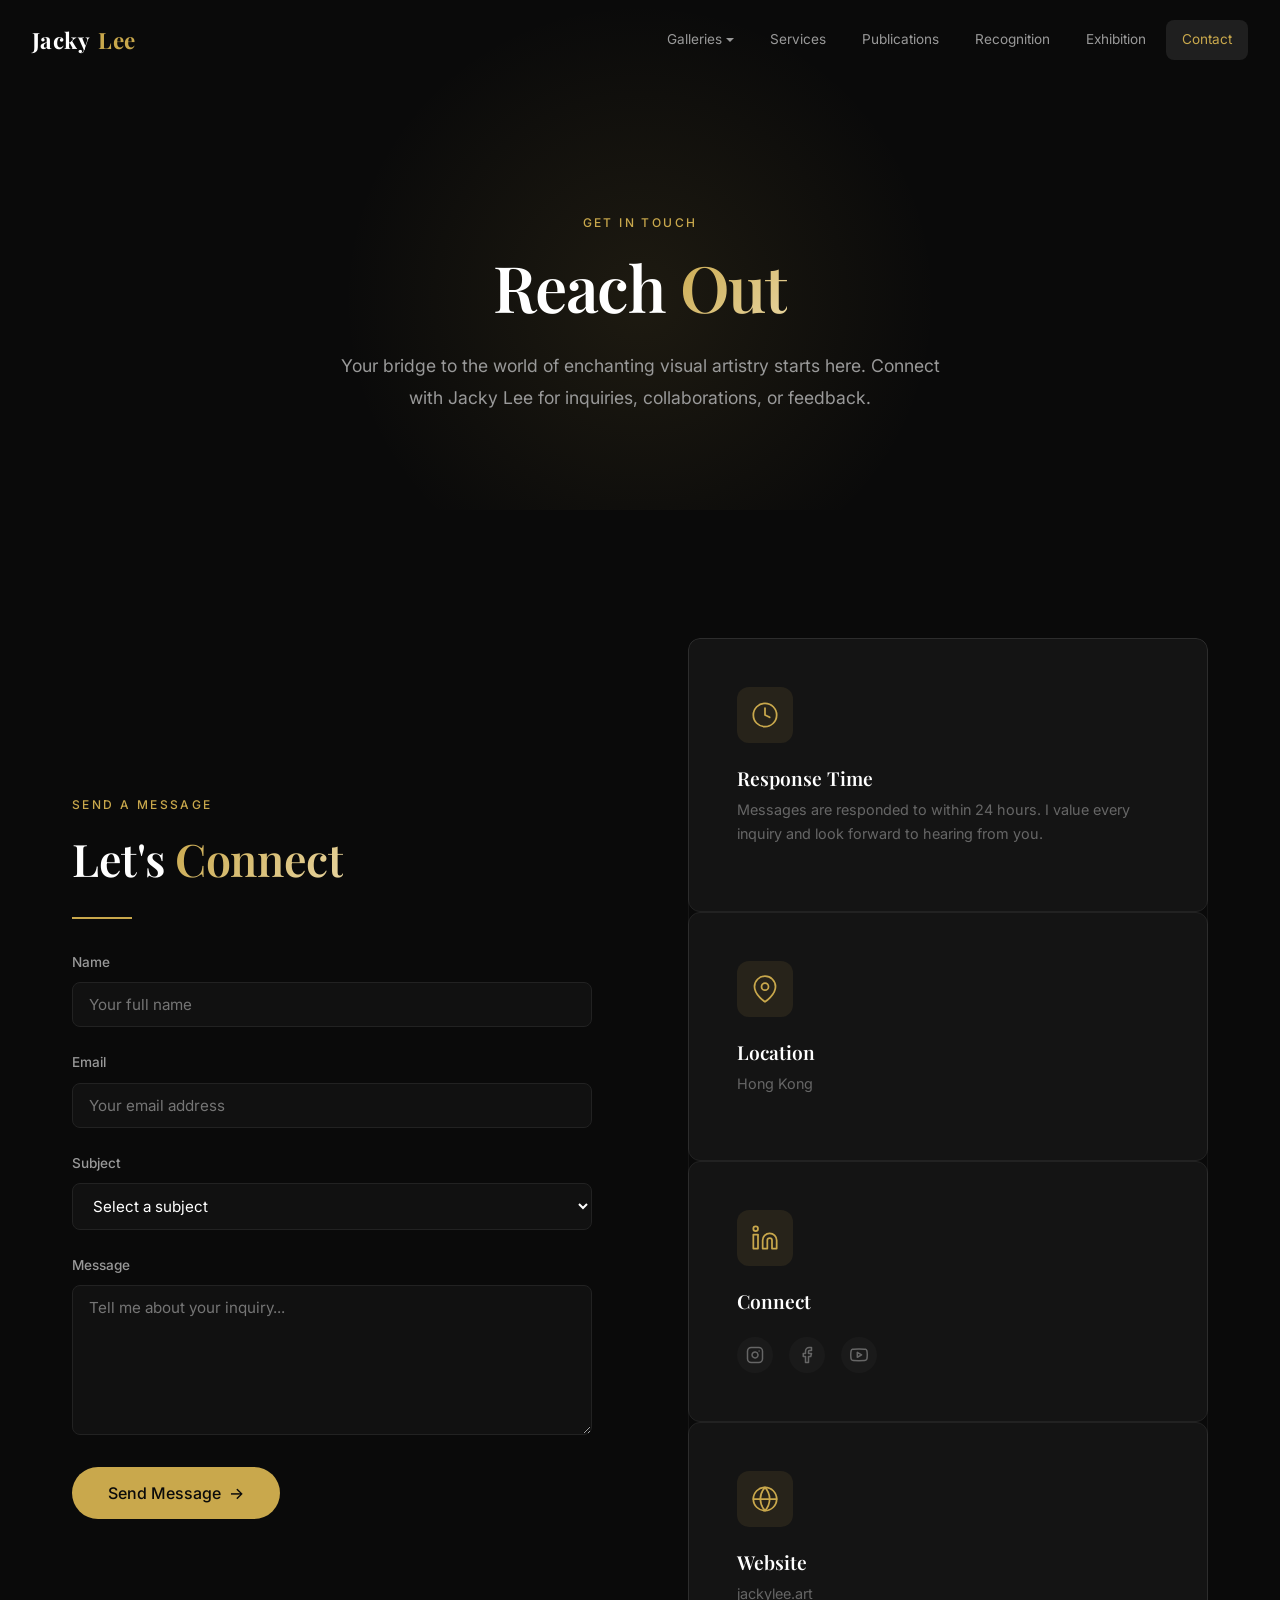
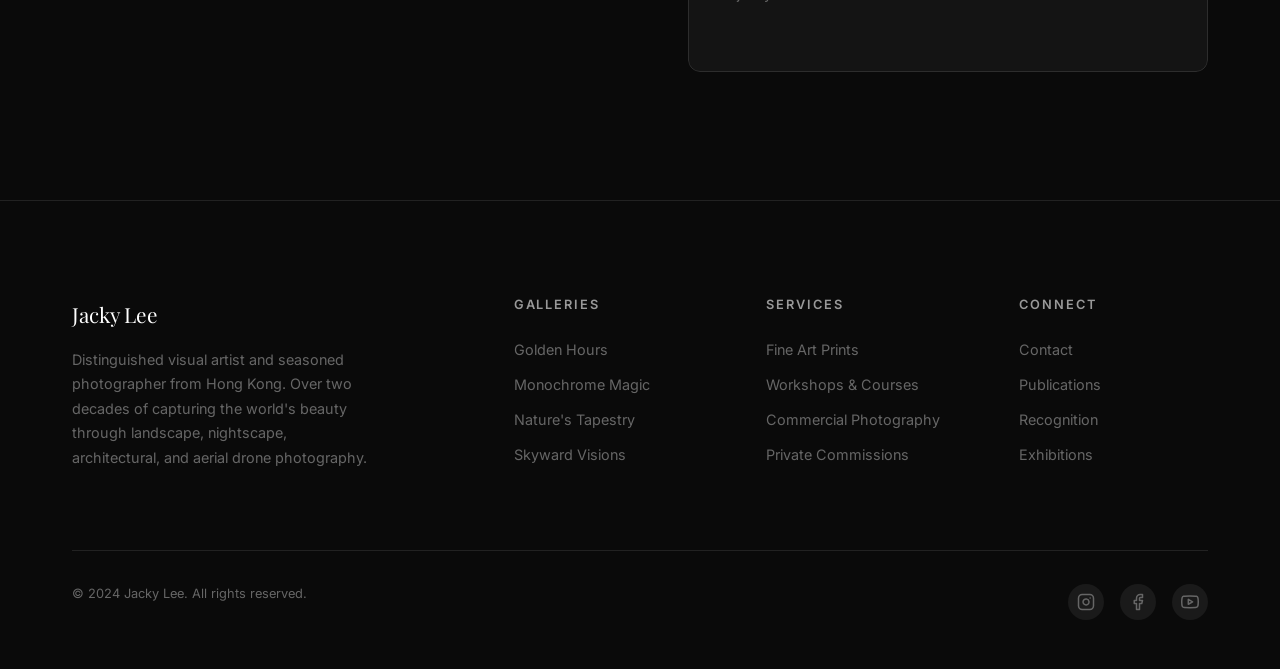
<file: contact.html>
<!DOCTYPE html>
<html lang="en">
<head>
  <meta charset="UTF-8">
  <meta name="viewport" content="width=device-width, initial-scale=1.0">
  <meta name="description" content="Get in touch with Jacky Lee - Hong Kong photographer. Inquiries about fine art prints, photography mentoring, collaborations, and more.">
  <meta name="author" content="Jacky Lee">
  <meta name="keywords" content="Jacky Lee, contact, photography, Hong Kong, inquiries, collaboration, prints, mentoring">
  <meta property="og:title" content="Contact | Jacky Lee">
  <meta property="og:description" content="Your bridge to the world of enchanting visual artistry starts here. Connect with Jacky Lee for inquiries, collaborations, or feedback.">
  <meta property="og:type" content="website">
  <meta name="theme-color" content="#0a0a0a">
  <title>Contact | Jacky Lee</title>

  <!-- Google Fonts -->
  <link rel="preconnect" href="https://fonts.googleapis.com">
  <link rel="preconnect" href="https://fonts.gstatic.com" crossorigin>
  <link href="https://fonts.googleapis.com/css2?family=Playfair+Display:wght@400;600;700&family=Inter:wght@300;400;500;600&display=swap" rel="stylesheet">

  <!-- Stylesheet -->
  <link rel="stylesheet" href="css/style.css">
</head>
<body>

  <!-- ======== Header ======== -->
  <header class="header" role="banner">
    <div class="header__inner">
      <a href="index.html" class="header__logo">
        Jacky <span class="header__logo-accent">Lee</span>
      </a>

      <nav class="nav" role="navigation" aria-label="Main navigation">
        <div class="nav__dropdown">
          <a href="#galleries" class="nav__link nav__dropdown-toggle">Galleries</a>
          <div class="nav__dropdown-menu">
            <a href="galleries/golden-hours.html" class="nav__dropdown-item">Golden Hours</a>
            <a href="galleries/monochrome-magic.html" class="nav__dropdown-item">Monochrome Magic</a>
            <a href="galleries/natures-tapestry.html" class="nav__dropdown-item">Nature's Tapestry</a>
            <a href="galleries/skyward-visions.html" class="nav__dropdown-item">Skyward Visions</a>
          </div>
        </div>
        <a href="services.html" class="nav__link">Services</a>
        <a href="publications.html" class="nav__link">Publications</a>
        <a href="recognition.html" class="nav__link">Recognition</a>
        <a href="exhibition.html" class="nav__link">Exhibition</a>
        <a href="contact.html" class="nav__link nav__link--active">Contact</a>
      </nav>

      <button class="nav-toggle" aria-label="Toggle navigation menu" aria-expanded="false">
        <span class="nav-toggle__bar"></span>
        <span class="nav-toggle__bar"></span>
        <span class="nav-toggle__bar"></span>
      </button>
    </div>
  </header>

  <!-- Mobile Nav Overlay -->
  <div class="nav-overlay" aria-hidden="true"></div>

  <!-- ======== Page Header ======== -->
  <section class="page-header">
    <div class="container">
      <span class="subtitle animate-in">Get in Touch</span>
      <h1 class="page-header__title animate-in animate-in--delay-1">Reach <span class="text-gradient">Out</span></h1>
      <p class="page-header__description animate-in animate-in--delay-2">Your bridge to the world of enchanting visual artistry starts here. Connect with Jacky Lee for inquiries, collaborations, or feedback.</p>
    </div>
  </section>

  <!-- ======== Contact Section ======== -->
  <section class="section" id="contact">
    <div class="container">
      <div class="split animate-in">

        <!-- Left Side: Contact Form -->
        <div class="split__content">
          <span class="subtitle animate-in">Send a Message</span>
          <h2 class="animate-in animate-in--delay-1">Let's <span class="text-gradient">Connect</span></h2>
          <div class="divider animate-in animate-in--delay-2"></div>

          <form class="form animate-in animate-in--delay-3" action="#" method="POST">
            <div class="form__group">
              <label for="name" class="form__label">Name</label>
              <input type="text" id="name" name="name" class="form__input" placeholder="Your full name" required>
            </div>

            <div class="form__group">
              <label for="email" class="form__label">Email</label>
              <input type="email" id="email" name="email" class="form__input" placeholder="Your email address" required>
            </div>

            <div class="form__group">
              <label for="subject" class="form__label">Subject</label>
              <select id="subject" name="subject" class="form__input" required>
                <option value="" disabled selected>Select a subject</option>
                <option value="general-inquiry">General Inquiry</option>
                <option value="print-purchase">Print Purchase</option>
                <option value="photography-mentoring">Photography Mentoring</option>
                <option value="collaboration">Collaboration</option>
                <option value="website-design">Website Design</option>
                <option value="other">Other</option>
              </select>
            </div>

            <div class="form__group">
              <label for="message" class="form__label">Message</label>
              <textarea id="message" name="message" class="form__textarea" placeholder="Tell me about your inquiry..." required></textarea>
            </div>

            <button type="submit" class="btn btn--primary btn--lg">Send Message <span class="btn__arrow">&rarr;</span></button>
          </form>
        </div>

        <!-- Right Side: Contact Information -->
        <div class="split__image" style="background: none;">
          <div class="animate-in animate-in--delay-1">

            <!-- Response Time Card -->
            <article class="service-card animate-in animate-in--delay-1">
              <div class="service-card__icon">
                <svg width="28" height="28" viewBox="0 0 24 24" fill="none" stroke="currentColor" stroke-width="1.5" stroke-linecap="round" stroke-linejoin="round">
                  <circle cx="12" cy="12" r="10"></circle>
                  <polyline points="12 6 12 12 16 14"></polyline>
                </svg>
              </div>
              <h3 class="service-card__title">Response Time</h3>
              <p class="service-card__text">Messages are responded to within 24 hours. I value every inquiry and look forward to hearing from you.</p>
            </article>

            <!-- Location Card -->
            <article class="service-card animate-in animate-in--delay-2">
              <div class="service-card__icon">
                <svg width="28" height="28" viewBox="0 0 24 24" fill="none" stroke="currentColor" stroke-width="1.5" stroke-linecap="round" stroke-linejoin="round">
                  <path d="M21 10c0 7-9 13-9 13s-9-6-9-13a9 9 0 0 1 18 0z"></path>
                  <circle cx="12" cy="10" r="3"></circle>
                </svg>
              </div>
              <h3 class="service-card__title">Location</h3>
              <p class="service-card__text">Hong Kong</p>
            </article>

            <!-- Connect Card -->
            <article class="service-card animate-in animate-in--delay-3">
              <div class="service-card__icon">
                <svg width="28" height="28" viewBox="0 0 24 24" fill="none" stroke="currentColor" stroke-width="1.5" stroke-linecap="round" stroke-linejoin="round">
                  <path d="M16 8a6 6 0 0 1 6 6v7h-4v-7a2 2 0 0 0-4 0v7h-4v-7a6 6 0 0 1 6-6z"></path>
                  <rect x="2" y="9" width="4" height="12"></rect>
                  <circle cx="4" cy="4" r="2"></circle>
                </svg>
              </div>
              <h3 class="service-card__title">Connect</h3>
              <div class="footer__social" style="margin-top: var(--spacing-md); justify-content: flex-start;">
                <a href="https://www.instagram.com/" target="_blank" rel="noopener noreferrer" aria-label="Instagram">
                  <svg width="18" height="18" viewBox="0 0 24 24" fill="none" stroke="currentColor" stroke-width="2" stroke-linecap="round" stroke-linejoin="round">
                    <rect x="2" y="2" width="20" height="20" rx="5" ry="5"></rect>
                    <path d="M16 11.37A4 4 0 1 1 12.63 8 4 4 0 0 1 16 11.37z"></path>
                    <line x1="17.5" y1="6.5" x2="17.51" y2="6.5"></line>
                  </svg>
                </a>
                <a href="https://www.facebook.com/" target="_blank" rel="noopener noreferrer" aria-label="Facebook">
                  <svg width="18" height="18" viewBox="0 0 24 24" fill="none" stroke="currentColor" stroke-width="2" stroke-linecap="round" stroke-linejoin="round">
                    <path d="M18 2h-3a5 5 0 0 0-5 5v3H7v4h3v8h4v-8h3l1-4h-4V7a1 1 0 0 1 1-1h3z"></path>
                  </svg>
                </a>
                <a href="https://www.youtube.com/" target="_blank" rel="noopener noreferrer" aria-label="YouTube">
                  <svg width="18" height="18" viewBox="0 0 24 24" fill="none" stroke="currentColor" stroke-width="2" stroke-linecap="round" stroke-linejoin="round">
                    <path d="M22.54 6.42a2.78 2.78 0 0 0-1.94-2C18.88 4 12 4 12 4s-6.88 0-8.6.46a2.78 2.78 0 0 0-1.94 2A29 29 0 0 0 1 11.75a29 29 0 0 0 .46 5.33A2.78 2.78 0 0 0 3.4 19.13C5.12 19.56 12 19.56 12 19.56s6.88 0 8.6-.46a2.78 2.78 0 0 0 1.94-2 29 29 0 0 0 .46-5.25 29 29 0 0 0-.46-5.43z"></path>
                    <polygon points="9.75 15.02 15.5 11.75 9.75 8.48 9.75 15.02"></polygon>
                  </svg>
                </a>
              </div>
            </article>

            <!-- Website Card -->
            <article class="service-card animate-in animate-in--delay-4">
              <div class="service-card__icon">
                <svg width="28" height="28" viewBox="0 0 24 24" fill="none" stroke="currentColor" stroke-width="1.5" stroke-linecap="round" stroke-linejoin="round">
                  <circle cx="12" cy="12" r="10"></circle>
                  <line x1="2" y1="12" x2="22" y2="12"></line>
                  <path d="M12 2a15.3 15.3 0 0 1 4 10 15.3 15.3 0 0 1-4 10 15.3 15.3 0 0 1-4-10 15.3 15.3 0 0 1 4-10z"></path>
                </svg>
              </div>
              <h3 class="service-card__title">Website</h3>
              <p class="service-card__text">jackylee.art</p>
            </article>

          </div>
        </div>

      </div>
    </div>
  </section>

  <!-- ======== Footer ======== -->
  <footer class="footer" role="contentinfo">
    <div class="container">
      <div class="footer__grid">
        <!-- Brand Column -->
        <div>
          <div class="footer__brand">Jacky Lee</div>
          <p class="footer__text">Distinguished visual artist and seasoned photographer from Hong Kong. Over two decades of capturing the world's beauty through landscape, nightscape, architectural, and aerial drone photography.</p>
        </div>

        <!-- Galleries Column -->
        <div>
          <h4 class="footer__heading">Galleries</h4>
          <ul class="footer__links">
            <li><a href="galleries/golden-hours.html">Golden Hours</a></li>
            <li><a href="galleries/monochrome-magic.html">Monochrome Magic</a></li>
            <li><a href="galleries/natures-tapestry.html">Nature's Tapestry</a></li>
            <li><a href="galleries/skyward-visions.html">Skyward Visions</a></li>
          </ul>
        </div>

        <!-- Services Column -->
        <div>
          <h4 class="footer__heading">Services</h4>
          <ul class="footer__links">
            <li><a href="services.html">Fine Art Prints</a></li>
            <li><a href="services.html">Workshops &amp; Courses</a></li>
            <li><a href="services.html">Commercial Photography</a></li>
            <li><a href="services.html">Private Commissions</a></li>
          </ul>
        </div>

        <!-- Connect Column -->
        <div>
          <h4 class="footer__heading">Connect</h4>
          <ul class="footer__links">
            <li><a href="contact.html">Contact</a></li>
            <li><a href="publications.html">Publications</a></li>
            <li><a href="recognition.html">Recognition</a></li>
            <li><a href="exhibition.html">Exhibitions</a></li>
          </ul>
        </div>
      </div>

      <div class="footer__bottom">
        <p class="footer__copyright">&copy; 2024 Jacky Lee. All rights reserved.</p>
        <div class="footer__social">
          <a href="https://www.instagram.com/" target="_blank" rel="noopener noreferrer" aria-label="Instagram">
            <svg width="18" height="18" viewBox="0 0 24 24" fill="none" stroke="currentColor" stroke-width="2" stroke-linecap="round" stroke-linejoin="round">
              <rect x="2" y="2" width="20" height="20" rx="5" ry="5"></rect>
              <path d="M16 11.37A4 4 0 1 1 12.63 8 4 4 0 0 1 16 11.37z"></path>
              <line x1="17.5" y1="6.5" x2="17.51" y2="6.5"></line>
            </svg>
          </a>
          <a href="https://www.facebook.com/" target="_blank" rel="noopener noreferrer" aria-label="Facebook">
            <svg width="18" height="18" viewBox="0 0 24 24" fill="none" stroke="currentColor" stroke-width="2" stroke-linecap="round" stroke-linejoin="round">
              <path d="M18 2h-3a5 5 0 0 0-5 5v3H7v4h3v8h4v-8h3l1-4h-4V7a1 1 0 0 1 1-1h3z"></path>
            </svg>
          </a>
          <a href="https://www.youtube.com/" target="_blank" rel="noopener noreferrer" aria-label="YouTube">
            <svg width="18" height="18" viewBox="0 0 24 24" fill="none" stroke="currentColor" stroke-width="2" stroke-linecap="round" stroke-linejoin="round">
              <path d="M22.54 6.42a2.78 2.78 0 0 0-1.94-2C18.88 4 12 4 12 4s-6.88 0-8.6.46a2.78 2.78 0 0 0-1.94 2A29 29 0 0 0 1 11.75a29 29 0 0 0 .46 5.33A2.78 2.78 0 0 0 3.4 19.13C5.12 19.56 12 19.56 12 19.56s6.88 0 8.6-.46a2.78 2.78 0 0 0 1.94-2 29 29 0 0 0 .46-5.25 29 29 0 0 0-.46-5.43z"></path>
              <polygon points="9.75 15.02 15.5 11.75 9.75 8.48 9.75 15.02"></polygon>
            </svg>
          </a>
        </div>
      </div>
    </div>
  </footer>

  <!-- JavaScript -->
  <script src="js/main.js"></script>
</body>
</html>
</file>
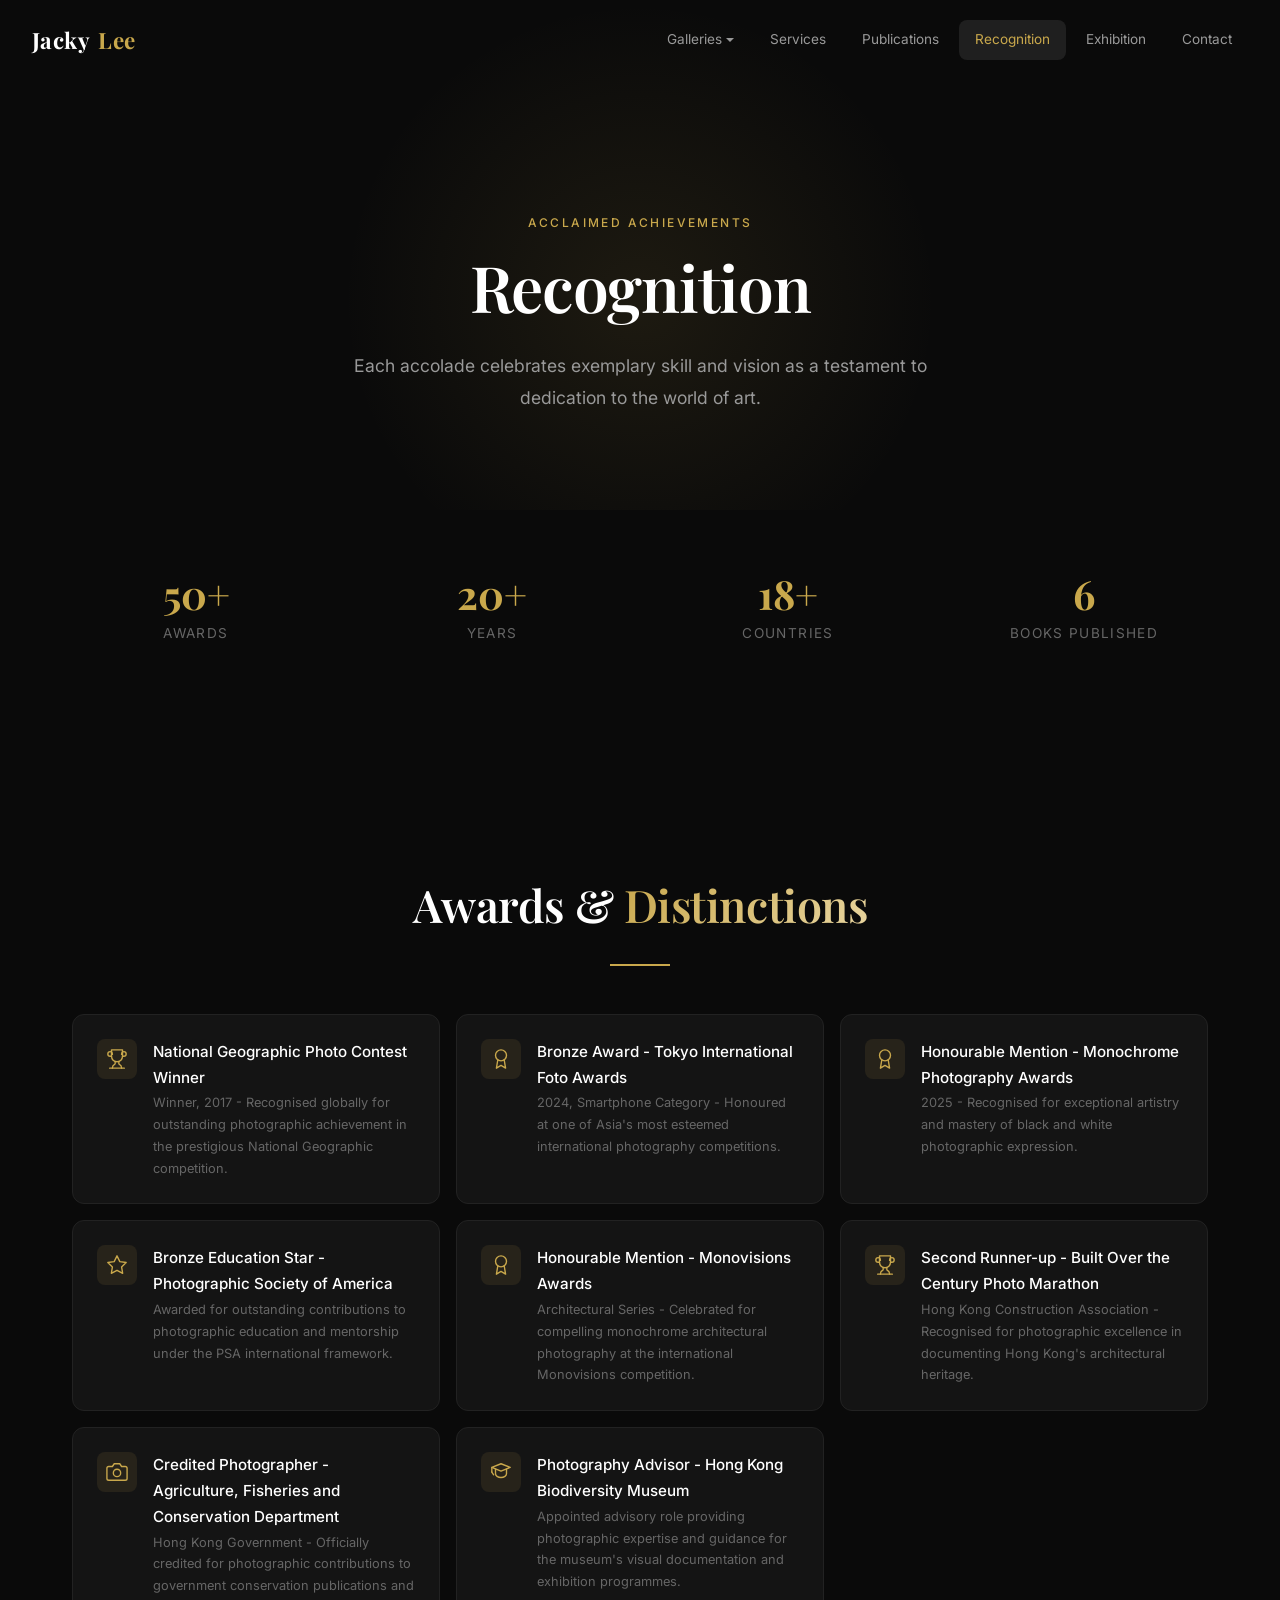
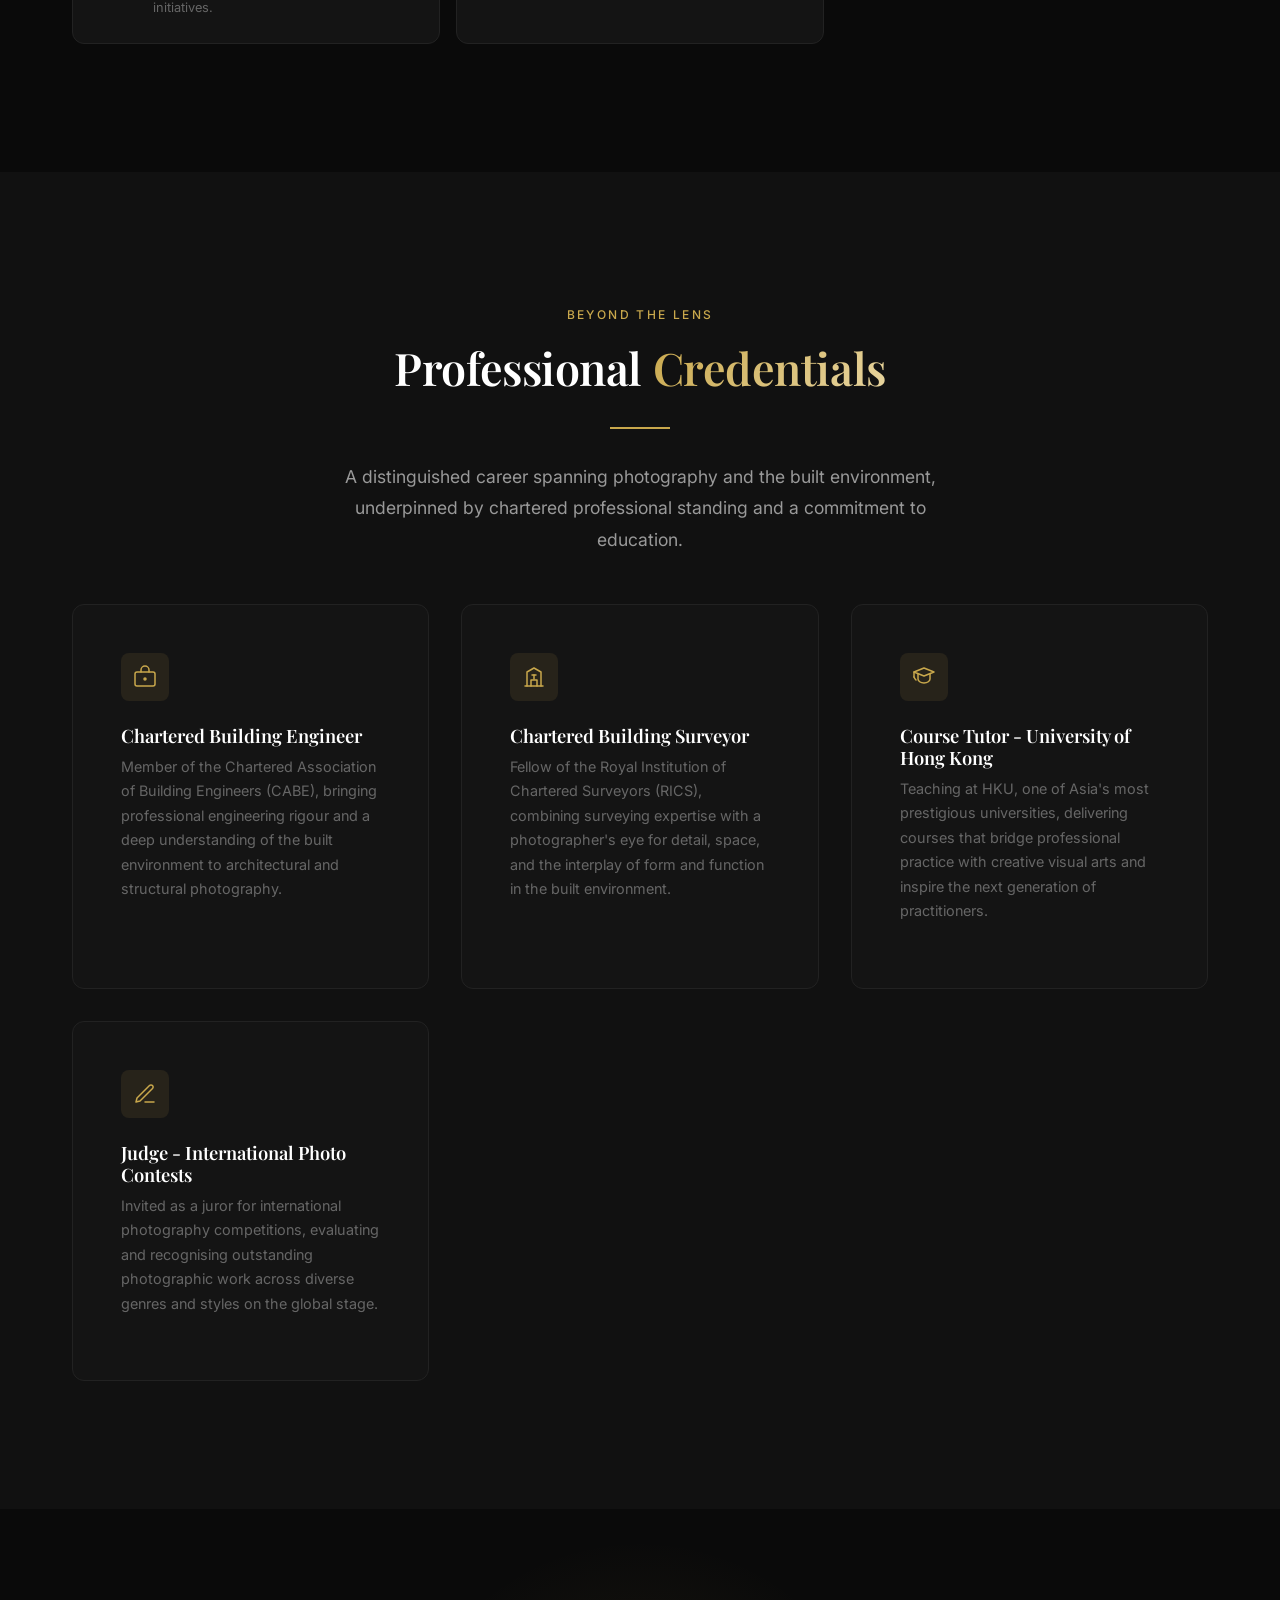
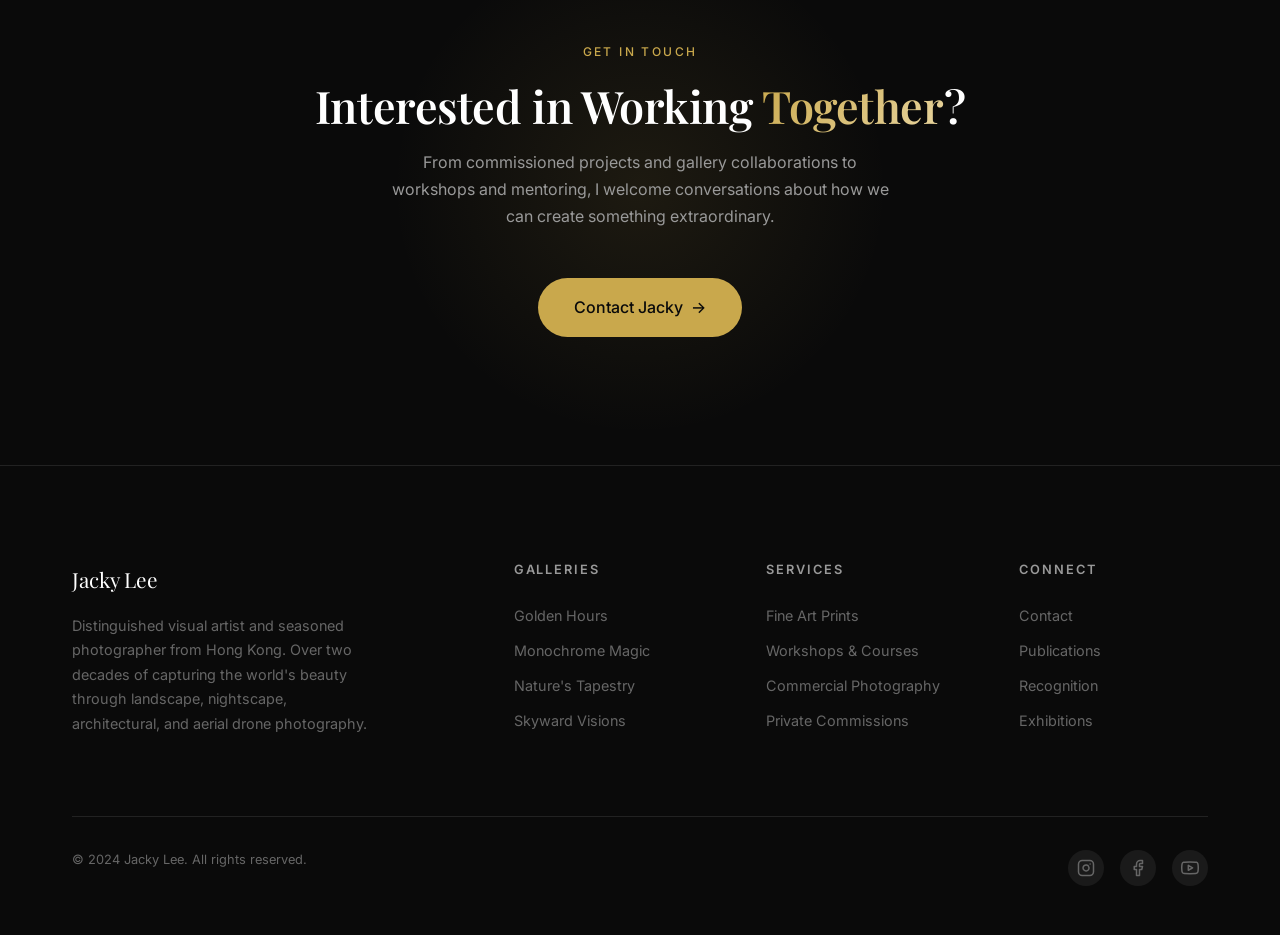
<file: recognition.html>
<!DOCTYPE html>
<html lang="en">
<head>
  <meta charset="UTF-8">
  <meta name="viewport" content="width=device-width, initial-scale=1.0">
  <meta name="description" content="Recognition and awards earned by Jacky Lee - National Geographic winner, international photography awards, professional credentials, and distinguished achievements.">
  <meta name="author" content="Jacky Lee">
  <meta name="keywords" content="Jacky Lee, photography awards, National Geographic, Tokyo International Foto Awards, Monochrome Photography Awards, Hong Kong photographer, recognition">
  <meta property="og:title" content="Recognition & Awards | Jacky Lee">
  <meta property="og:description" content="Each accolade celebrates exemplary skill and vision as a testament to dedication to the world of art.">
  <meta property="og:type" content="website">
  <meta name="theme-color" content="#0a0a0a">
  <title>Recognition & Awards | Jacky Lee</title>

  <!-- Google Fonts -->
  <link rel="preconnect" href="https://fonts.googleapis.com">
  <link rel="preconnect" href="https://fonts.gstatic.com" crossorigin>
  <link href="https://fonts.googleapis.com/css2?family=Playfair+Display:wght@400;600;700&family=Inter:wght@300;400;500;600&display=swap" rel="stylesheet">

  <!-- Stylesheet -->
  <link rel="stylesheet" href="css/style.css">
</head>
<body>

  <!-- ======== Header ======== -->
  <header class="header" role="banner">
    <div class="header__inner">
      <a href="index.html" class="header__logo">
        Jacky <span class="header__logo-accent">Lee</span>
      </a>

      <nav class="nav" role="navigation" aria-label="Main navigation">
        <div class="nav__dropdown">
          <a href="#galleries" class="nav__link nav__dropdown-toggle">Galleries</a>
          <div class="nav__dropdown-menu">
            <a href="galleries/golden-hours.html" class="nav__dropdown-item">Golden Hours</a>
            <a href="galleries/monochrome-magic.html" class="nav__dropdown-item">Monochrome Magic</a>
            <a href="galleries/natures-tapestry.html" class="nav__dropdown-item">Nature's Tapestry</a>
            <a href="galleries/skyward-visions.html" class="nav__dropdown-item">Skyward Visions</a>
          </div>
        </div>
        <a href="services.html" class="nav__link">Services</a>
        <a href="publications.html" class="nav__link">Publications</a>
        <a href="recognition.html" class="nav__link nav__link--active">Recognition</a>
        <a href="exhibition.html" class="nav__link">Exhibition</a>
        <a href="contact.html" class="nav__link">Contact</a>
      </nav>

      <button class="nav-toggle" aria-label="Toggle navigation menu" aria-expanded="false">
        <span class="nav-toggle__bar"></span>
        <span class="nav-toggle__bar"></span>
        <span class="nav-toggle__bar"></span>
      </button>
    </div>
  </header>

  <!-- Mobile Nav Overlay -->
  <div class="nav-overlay" aria-hidden="true"></div>

  <!-- ======== Page Header ======== -->
  <section class="page-header">
    <div class="container">
      <span class="subtitle animate-in">Acclaimed Achievements</span>
      <h1 class="page-header__title animate-in animate-in--delay-1">Recognition</h1>
      <p class="page-header__description animate-in animate-in--delay-2">Each accolade celebrates exemplary skill and vision as a testament to dedication to the world of art.</p>
    </div>
  </section>

  <!-- ======== Stats Section ======== -->
  <section class="section--sm" id="stats">
    <div class="container">
      <div class="stats animate-in">
        <div class="stat">
          <div class="stat__number">50+</div>
          <div class="stat__label">Awards</div>
        </div>
        <div class="stat">
          <div class="stat__number">20+</div>
          <div class="stat__label">Years</div>
        </div>
        <div class="stat">
          <div class="stat__number">18+</div>
          <div class="stat__label">Countries</div>
        </div>
        <div class="stat">
          <div class="stat__number">6</div>
          <div class="stat__label">Books Published</div>
        </div>
      </div>
    </div>
  </section>

  <!-- ======== Awards Section ======== -->
  <section class="section" id="awards">
    <div class="container">
      <div class="text-center mb-3">
        <span class="subtitle animate-in">Honours & Accolades</span>
        <h2 class="animate-in animate-in--delay-1">Awards & <span class="text-gradient">Distinctions</span></h2>
        <div class="divider divider--center animate-in animate-in--delay-2"></div>
      </div>

      <div class="badge-grid">

        <!-- National Geographic -->
        <article class="badge animate-in">
          <div class="badge__icon">
            <svg width="22" height="22" viewBox="0 0 24 24" fill="none" stroke="currentColor" stroke-width="1.5" stroke-linecap="round" stroke-linejoin="round">
              <path d="M6 9H4.5a2.5 2.5 0 0 1 0-5C7 4 7 7 7 7"></path>
              <path d="M18 9h1.5a2.5 2.5 0 0 0 0-5C17 4 17 7 17 7"></path>
              <path d="M4 22h16"></path>
              <path d="M10 14.66V17c0 .55-.47.98-.97 1.21C7.85 18.75 7 20 7 22"></path>
              <path d="M14 14.66V17c0 .55.47.98.97 1.21C16.15 18.75 17 20 17 22"></path>
              <path d="M18 2H6v7a6 6 0 0 0 12 0V2Z"></path>
            </svg>
          </div>
          <div class="badge__content">
            <div class="badge__title">National Geographic Photo Contest Winner</div>
            <div class="badge__text">Winner, 2017 - Recognised globally for outstanding photographic achievement in the prestigious National Geographic competition.</div>
          </div>
        </article>

        <!-- Tokyo International Foto Awards -->
        <article class="badge animate-in animate-in--delay-1">
          <div class="badge__icon">
            <svg width="22" height="22" viewBox="0 0 24 24" fill="none" stroke="currentColor" stroke-width="1.5" stroke-linecap="round" stroke-linejoin="round">
              <circle cx="12" cy="8" r="6"></circle>
              <path d="M15.477 12.89 17 22l-5-3-5 3 1.523-9.11"></path>
            </svg>
          </div>
          <div class="badge__content">
            <div class="badge__title">Bronze Award - Tokyo International Foto Awards</div>
            <div class="badge__text">2024, Smartphone Category - Honoured at one of Asia's most esteemed international photography competitions.</div>
          </div>
        </article>

        <!-- Monochrome Photography Awards -->
        <article class="badge animate-in animate-in--delay-2">
          <div class="badge__icon">
            <svg width="22" height="22" viewBox="0 0 24 24" fill="none" stroke="currentColor" stroke-width="1.5" stroke-linecap="round" stroke-linejoin="round">
              <circle cx="12" cy="8" r="6"></circle>
              <path d="M15.477 12.89 17 22l-5-3-5 3 1.523-9.11"></path>
            </svg>
          </div>
          <div class="badge__content">
            <div class="badge__title">Honourable Mention - Monochrome Photography Awards</div>
            <div class="badge__text">2025 - Recognised for exceptional artistry and mastery of black and white photographic expression.</div>
          </div>
        </article>

        <!-- PSA Education Star -->
        <article class="badge animate-in animate-in--delay-3">
          <div class="badge__icon">
            <svg width="22" height="22" viewBox="0 0 24 24" fill="none" stroke="currentColor" stroke-width="1.5" stroke-linecap="round" stroke-linejoin="round">
              <polygon points="12 2 15.09 8.26 22 9.27 17 14.14 18.18 21.02 12 17.77 5.82 21.02 7 14.14 2 9.27 8.91 8.26 12 2"></polygon>
            </svg>
          </div>
          <div class="badge__content">
            <div class="badge__title">Bronze Education Star - Photographic Society of America</div>
            <div class="badge__text">Awarded for outstanding contributions to photographic education and mentorship under the PSA international framework.</div>
          </div>
        </article>

        <!-- Monovisions Awards -->
        <article class="badge animate-in">
          <div class="badge__icon">
            <svg width="22" height="22" viewBox="0 0 24 24" fill="none" stroke="currentColor" stroke-width="1.5" stroke-linecap="round" stroke-linejoin="round">
              <circle cx="12" cy="8" r="6"></circle>
              <path d="M15.477 12.89 17 22l-5-3-5 3 1.523-9.11"></path>
            </svg>
          </div>
          <div class="badge__content">
            <div class="badge__title">Honourable Mention - Monovisions Awards</div>
            <div class="badge__text">Architectural Series - Celebrated for compelling monochrome architectural photography at the international Monovisions competition.</div>
          </div>
        </article>

        <!-- Photo Marathon -->
        <article class="badge animate-in animate-in--delay-1">
          <div class="badge__icon">
            <svg width="22" height="22" viewBox="0 0 24 24" fill="none" stroke="currentColor" stroke-width="1.5" stroke-linecap="round" stroke-linejoin="round">
              <path d="M6 9H4.5a2.5 2.5 0 0 1 0-5C7 4 7 7 7 7"></path>
              <path d="M18 9h1.5a2.5 2.5 0 0 0 0-5C17 4 17 7 17 7"></path>
              <path d="M4 22h16"></path>
              <path d="M10 14.66V17c0 .55-.47.98-.97 1.21C7.85 18.75 7 20 7 22"></path>
              <path d="M14 14.66V17c0 .55.47.98.97 1.21C16.15 18.75 17 20 17 22"></path>
              <path d="M18 2H6v7a6 6 0 0 0 12 0V2Z"></path>
            </svg>
          </div>
          <div class="badge__content">
            <div class="badge__title">Second Runner-up - Built Over the Century Photo Marathon</div>
            <div class="badge__text">Hong Kong Construction Association - Recognised for photographic excellence in documenting Hong Kong's architectural heritage.</div>
          </div>
        </article>

        <!-- HK Government -->
        <article class="badge animate-in animate-in--delay-2">
          <div class="badge__icon">
            <svg width="22" height="22" viewBox="0 0 24 24" fill="none" stroke="currentColor" stroke-width="1.5" stroke-linecap="round" stroke-linejoin="round">
              <path d="M23 19a2 2 0 0 1-2 2H3a2 2 0 0 1-2-2V8a2 2 0 0 1 2-2h4l2-3h6l2 3h4a2 2 0 0 1 2 2z"></path>
              <circle cx="12" cy="13" r="4"></circle>
            </svg>
          </div>
          <div class="badge__content">
            <div class="badge__title">Credited Photographer - Agriculture, Fisheries and Conservation Department</div>
            <div class="badge__text">Hong Kong Government - Officially credited for photographic contributions to government conservation publications and initiatives.</div>
          </div>
        </article>

        <!-- HK Biodiversity Museum -->
        <article class="badge animate-in animate-in--delay-3">
          <div class="badge__icon">
            <svg width="22" height="22" viewBox="0 0 24 24" fill="none" stroke="currentColor" stroke-width="1.5" stroke-linecap="round" stroke-linejoin="round">
              <path d="M2 7l10-4 10 4-10 4z"></path>
              <path d="M6 9v5c0 2 2.5 4 6 4s6-2 6-4V9"></path>
              <path d="M2 7v5"></path>
              <path d="M2 12a9 9 0 0 0 2 3"></path>
            </svg>
          </div>
          <div class="badge__content">
            <div class="badge__title">Photography Advisor - Hong Kong Biodiversity Museum</div>
            <div class="badge__text">Appointed advisory role providing photographic expertise and guidance for the museum's visual documentation and exhibition programmes.</div>
          </div>
        </article>

      </div>
    </div>
  </section>

  <!-- ======== Professional Credentials Section ======== -->
  <section class="section section--alt" id="credentials">
    <div class="container">
      <div class="text-center mb-3">
        <span class="subtitle animate-in">Beyond the Lens</span>
        <h2 class="animate-in animate-in--delay-1">Professional <span class="text-gradient">Credentials</span></h2>
        <div class="divider divider--center animate-in animate-in--delay-2"></div>
        <p class="page-header__description animate-in animate-in--delay-3">A distinguished career spanning photography and the built environment, underpinned by chartered professional standing and a commitment to education.</p>
      </div>

      <div class="features-grid">

        <!-- CABE -->
        <article class="feature animate-in">
          <div class="feature__icon">
            <svg width="24" height="24" viewBox="0 0 24 24" fill="none" stroke="currentColor" stroke-width="1.5" stroke-linecap="round" stroke-linejoin="round">
              <rect x="2" y="7" width="20" height="14" rx="2" ry="2"></rect>
              <path d="M16 7V5a4 4 0 0 0-8 0v2"></path>
              <path d="M12 14v0"></path>
              <circle cx="12" cy="14" r="1"></circle>
            </svg>
          </div>
          <h3 class="feature__title">Chartered Building Engineer</h3>
          <p class="feature__text">Member of the Chartered Association of Building Engineers (CABE), bringing professional engineering rigour and a deep understanding of the built environment to architectural and structural photography.</p>
        </article>

        <!-- RICS -->
        <article class="feature animate-in animate-in--delay-1">
          <div class="feature__icon">
            <svg width="24" height="24" viewBox="0 0 24 24" fill="none" stroke="currentColor" stroke-width="1.5" stroke-linecap="round" stroke-linejoin="round">
              <path d="M3 21h18"></path>
              <path d="M5 21V7l7-4 7 4v14"></path>
              <path d="M9 21v-6h6v6"></path>
              <path d="M10 10h4"></path>
              <path d="M12 10v4"></path>
            </svg>
          </div>
          <h3 class="feature__title">Chartered Building Surveyor</h3>
          <p class="feature__text">Fellow of the Royal Institution of Chartered Surveyors (RICS), combining surveying expertise with a photographer's eye for detail, space, and the interplay of form and function in the built environment.</p>
        </article>

        <!-- HKU Tutor -->
        <article class="feature animate-in animate-in--delay-2">
          <div class="feature__icon">
            <svg width="24" height="24" viewBox="0 0 24 24" fill="none" stroke="currentColor" stroke-width="1.5" stroke-linecap="round" stroke-linejoin="round">
              <path d="M2 7l10-4 10 4-10 4z"></path>
              <path d="M6 9v5c0 2 2.5 4 6 4s6-2 6-4V9"></path>
              <path d="M2 7v5"></path>
              <path d="M2 12a9 9 0 0 0 2 3"></path>
            </svg>
          </div>
          <h3 class="feature__title">Course Tutor - University of Hong Kong</h3>
          <p class="feature__text">Teaching at HKU, one of Asia's most prestigious universities, delivering courses that bridge professional practice with creative visual arts and inspire the next generation of practitioners.</p>
        </article>

        <!-- Judge -->
        <article class="feature animate-in animate-in--delay-3">
          <div class="feature__icon">
            <svg width="24" height="24" viewBox="0 0 24 24" fill="none" stroke="currentColor" stroke-width="1.5" stroke-linecap="round" stroke-linejoin="round">
              <path d="M12 20h9"></path>
              <path d="M16.5 3.5a2.121 2.121 0 0 1 3 3L7 19l-4 1 1-4L16.5 3.5z"></path>
            </svg>
          </div>
          <h3 class="feature__title">Judge - International Photo Contests</h3>
          <p class="feature__text">Invited as a juror for international photography competitions, evaluating and recognising outstanding photographic work across diverse genres and styles on the global stage.</p>
        </article>

      </div>
    </div>
  </section>

  <!-- ======== CTA Section ======== -->
  <section class="cta-section" id="connect">
    <div class="container">
      <div class="animate-in">
        <span class="subtitle">Get in Touch</span>
        <h2 class="cta-section__title">Interested in Working <span class="text-gradient">Together</span>?</h2>
        <p class="cta-section__text">From commissioned projects and gallery collaborations to workshops and mentoring, I welcome conversations about how we can create something extraordinary.</p>
        <a href="contact.html" class="btn btn--primary btn--lg">Contact Jacky <span class="btn__arrow">&rarr;</span></a>
      </div>
    </div>
  </section>

  <!-- ======== Footer ======== -->
  <footer class="footer" role="contentinfo">
    <div class="container">
      <div class="footer__grid">
        <!-- Brand Column -->
        <div>
          <div class="footer__brand">Jacky Lee</div>
          <p class="footer__text">Distinguished visual artist and seasoned photographer from Hong Kong. Over two decades of capturing the world's beauty through landscape, nightscape, architectural, and aerial drone photography.</p>
        </div>

        <!-- Galleries Column -->
        <div>
          <h4 class="footer__heading">Galleries</h4>
          <ul class="footer__links">
            <li><a href="galleries/golden-hours.html">Golden Hours</a></li>
            <li><a href="galleries/monochrome-magic.html">Monochrome Magic</a></li>
            <li><a href="galleries/natures-tapestry.html">Nature's Tapestry</a></li>
            <li><a href="galleries/skyward-visions.html">Skyward Visions</a></li>
          </ul>
        </div>

        <!-- Services Column -->
        <div>
          <h4 class="footer__heading">Services</h4>
          <ul class="footer__links">
            <li><a href="services.html">Fine Art Prints</a></li>
            <li><a href="services.html">Workshops &amp; Courses</a></li>
            <li><a href="services.html">Commercial Photography</a></li>
            <li><a href="services.html">Private Commissions</a></li>
          </ul>
        </div>

        <!-- Connect Column -->
        <div>
          <h4 class="footer__heading">Connect</h4>
          <ul class="footer__links">
            <li><a href="contact.html">Contact</a></li>
            <li><a href="publications.html">Publications</a></li>
            <li><a href="recognition.html">Recognition</a></li>
            <li><a href="exhibition.html">Exhibitions</a></li>
          </ul>
        </div>
      </div>

      <div class="footer__bottom">
        <p class="footer__copyright">&copy; 2024 Jacky Lee. All rights reserved.</p>
        <div class="footer__social">
          <a href="https://www.instagram.com/" target="_blank" rel="noopener noreferrer" aria-label="Instagram">
            <svg width="18" height="18" viewBox="0 0 24 24" fill="none" stroke="currentColor" stroke-width="2" stroke-linecap="round" stroke-linejoin="round">
              <rect x="2" y="2" width="20" height="20" rx="5" ry="5"></rect>
              <path d="M16 11.37A4 4 0 1 1 12.63 8 4 4 0 0 1 16 11.37z"></path>
              <line x1="17.5" y1="6.5" x2="17.51" y2="6.5"></line>
            </svg>
          </a>
          <a href="https://www.facebook.com/" target="_blank" rel="noopener noreferrer" aria-label="Facebook">
            <svg width="18" height="18" viewBox="0 0 24 24" fill="none" stroke="currentColor" stroke-width="2" stroke-linecap="round" stroke-linejoin="round">
              <path d="M18 2h-3a5 5 0 0 0-5 5v3H7v4h3v8h4v-8h3l1-4h-4V7a1 1 0 0 1 1-1h3z"></path>
            </svg>
          </a>
          <a href="https://www.youtube.com/" target="_blank" rel="noopener noreferrer" aria-label="YouTube">
            <svg width="18" height="18" viewBox="0 0 24 24" fill="none" stroke="currentColor" stroke-width="2" stroke-linecap="round" stroke-linejoin="round">
              <path d="M22.54 6.42a2.78 2.78 0 0 0-1.94-2C18.88 4 12 4 12 4s-6.88 0-8.6.46a2.78 2.78 0 0 0-1.94 2A29 29 0 0 0 1 11.75a29 29 0 0 0 .46 5.33A2.78 2.78 0 0 0 3.4 19.13C5.12 19.56 12 19.56 12 19.56s6.88 0 8.6-.46a2.78 2.78 0 0 0 1.94-2 29 29 0 0 0 .46-5.25 29 29 0 0 0-.46-5.43z"></path>
              <polygon points="9.75 15.02 15.5 11.75 9.75 8.48 9.75 15.02"></polygon>
            </svg>
          </a>
        </div>
      </div>
    </div>
  </footer>

  <!-- JavaScript -->
  <script src="js/main.js"></script>
</body>
</html>
</file>
<file: css/style.css>
/* ============================================
   Jacky Lee - The Artist | Modern Design System
   ============================================ */

/* --- CSS Custom Properties --- */
:root {
  --color-bg: #0a0a0a;
  --color-bg-secondary: #111111;
  --color-bg-tertiary: #1a1a1a;
  --color-bg-card: #141414;
  --color-bg-hover: #1f1f1f;
  --color-text: #e8e8e8;
  --color-text-secondary: #999999;
  --color-text-muted: #666666;
  --color-accent: #c9a84c;
  --color-accent-hover: #dbb85c;
  --color-accent-subtle: rgba(201, 168, 76, 0.1);
  --color-border: #222222;
  --color-border-light: #2a2a2a;
  --color-overlay: rgba(0, 0, 0, 0.7);
  --color-white: #ffffff;

  --font-heading: 'Playfair Display', Georgia, 'Times New Roman', serif;
  --font-body: 'Inter', -apple-system, BlinkMacSystemFont, 'Segoe UI', sans-serif;
  --font-mono: 'JetBrains Mono', 'Fira Code', monospace;

  --spacing-xs: 0.25rem;
  --spacing-sm: 0.5rem;
  --spacing-md: 1rem;
  --spacing-lg: 1.5rem;
  --spacing-xl: 2rem;
  --spacing-2xl: 3rem;
  --spacing-3xl: 4rem;
  --spacing-4xl: 6rem;
  --spacing-5xl: 8rem;

  --radius-sm: 4px;
  --radius-md: 8px;
  --radius-lg: 12px;
  --radius-xl: 16px;
  --radius-full: 9999px;

  --shadow-sm: 0 1px 2px rgba(0, 0, 0, 0.3);
  --shadow-md: 0 4px 12px rgba(0, 0, 0, 0.4);
  --shadow-lg: 0 8px 30px rgba(0, 0, 0, 0.5);
  --shadow-xl: 0 20px 60px rgba(0, 0, 0, 0.6);
  --shadow-glow: 0 0 30px rgba(201, 168, 76, 0.15);

  --transition-fast: 0.2s ease;
  --transition-base: 0.3s ease;
  --transition-slow: 0.5s ease;
  --transition-slower: 0.8s ease;

  --max-width: 1200px;
  --max-width-narrow: 800px;
  --max-width-wide: 1400px;

  --header-height: 80px;
}

/* --- Reset & Base --- */
*,
*::before,
*::after {
  margin: 0;
  padding: 0;
  box-sizing: border-box;
}

html {
  scroll-behavior: smooth;
  font-size: 16px;
  -webkit-font-smoothing: antialiased;
  -moz-osx-font-smoothing: grayscale;
}

body {
  font-family: var(--font-body);
  background-color: var(--color-bg);
  color: var(--color-text);
  line-height: 1.7;
  overflow-x: hidden;
}

img {
  max-width: 100%;
  height: auto;
  display: block;
}

a {
  color: var(--color-accent);
  text-decoration: none;
  transition: color var(--transition-fast);
}

a:hover {
  color: var(--color-accent-hover);
}

::selection {
  background: var(--color-accent);
  color: var(--color-bg);
}

/* --- Typography --- */
h1, h2, h3, h4, h5, h6 {
  font-family: var(--font-heading);
  font-weight: 600;
  line-height: 1.2;
  color: var(--color-white);
}

h1 {
  font-size: clamp(2.5rem, 5vw, 4rem);
  letter-spacing: -0.02em;
}

h2 {
  font-size: clamp(1.8rem, 3.5vw, 2.8rem);
  letter-spacing: -0.01em;
}

h3 {
  font-size: clamp(1.3rem, 2.5vw, 1.8rem);
}

h4 {
  font-size: clamp(1.1rem, 2vw, 1.3rem);
}

p {
  color: var(--color-text-secondary);
  margin-bottom: var(--spacing-md);
}

.text-accent {
  color: var(--color-accent);
}

.text-gradient {
  background: linear-gradient(135deg, var(--color-accent), #e8d5a0);
  -webkit-background-clip: text;
  -webkit-text-fill-color: transparent;
  background-clip: text;
}

.subtitle {
  font-family: var(--font-body);
  font-size: 0.75rem;
  font-weight: 500;
  text-transform: uppercase;
  letter-spacing: 0.2em;
  color: var(--color-accent);
  margin-bottom: var(--spacing-md);
  display: inline-block;
}

.lead {
  font-size: 1.15rem;
  line-height: 1.8;
  color: var(--color-text-secondary);
}

/* --- Layout --- */
.container {
  width: 100%;
  max-width: var(--max-width);
  margin: 0 auto;
  padding: 0 var(--spacing-xl);
}

.container--narrow {
  max-width: var(--max-width-narrow);
}

.container--wide {
  max-width: var(--max-width-wide);
}

.section {
  padding: var(--spacing-5xl) 0;
}

.section--sm {
  padding: var(--spacing-3xl) 0;
}

.section--alt {
  background-color: var(--color-bg-secondary);
}

/* --- Header & Navigation --- */
.header {
  position: fixed;
  top: 0;
  left: 0;
  right: 0;
  height: var(--header-height);
  z-index: 1000;
  transition: background-color var(--transition-base), box-shadow var(--transition-base);
}

.header--scrolled {
  background-color: rgba(10, 10, 10, 0.95);
  backdrop-filter: blur(20px);
  -webkit-backdrop-filter: blur(20px);
  box-shadow: 0 1px 0 var(--color-border);
}

.header__inner {
  display: flex;
  align-items: center;
  justify-content: space-between;
  height: 100%;
  max-width: var(--max-width-wide);
  margin: 0 auto;
  padding: 0 var(--spacing-xl);
}

.header__logo {
  font-family: var(--font-heading);
  font-size: 1.4rem;
  font-weight: 700;
  color: var(--color-white);
  letter-spacing: 0.02em;
  display: flex;
  align-items: center;
  gap: var(--spacing-sm);
}

.header__logo:hover {
  color: var(--color-accent);
}

.header__logo-accent {
  color: var(--color-accent);
}

.nav {
  display: flex;
  align-items: center;
  gap: var(--spacing-xs);
}

.nav__link {
  font-size: 0.85rem;
  font-weight: 400;
  color: var(--color-text-secondary);
  padding: var(--spacing-sm) var(--spacing-md);
  border-radius: var(--radius-md);
  transition: all var(--transition-fast);
  position: relative;
}

.nav__link:hover,
.nav__link--active {
  color: var(--color-white);
  background-color: var(--color-bg-hover);
}

.nav__link--active {
  color: var(--color-accent);
}

/* Dropdown */
.nav__dropdown {
  position: relative;
}

.nav__dropdown-toggle {
  display: flex;
  align-items: center;
  gap: 4px;
  cursor: pointer;
}

.nav__dropdown-toggle::after {
  content: '';
  display: inline-block;
  width: 0;
  height: 0;
  border-left: 4px solid transparent;
  border-right: 4px solid transparent;
  border-top: 4px solid currentColor;
  transition: transform var(--transition-fast);
}

.nav__dropdown:hover .nav__dropdown-toggle::after {
  transform: rotate(180deg);
}

.nav__dropdown-menu {
  position: absolute;
  top: 100%;
  left: 50%;
  transform: translateX(-50%) translateY(8px);
  background: var(--color-bg-secondary);
  border: 1px solid var(--color-border);
  border-radius: var(--radius-lg);
  padding: var(--spacing-sm);
  min-width: 200px;
  opacity: 0;
  visibility: hidden;
  transition: all var(--transition-fast);
  box-shadow: var(--shadow-lg);
}

.nav__dropdown:hover .nav__dropdown-menu {
  opacity: 1;
  visibility: visible;
  transform: translateX(-50%) translateY(0);
}

.nav__dropdown-item {
  display: block;
  padding: var(--spacing-sm) var(--spacing-md);
  font-size: 0.85rem;
  color: var(--color-text-secondary);
  border-radius: var(--radius-md);
  transition: all var(--transition-fast);
}

.nav__dropdown-item:hover {
  color: var(--color-white);
  background-color: var(--color-bg-hover);
}

/* Mobile Navigation */
.nav-toggle {
  display: none;
  flex-direction: column;
  gap: 5px;
  cursor: pointer;
  padding: var(--spacing-sm);
  background: none;
  border: none;
  z-index: 1001;
}

.nav-toggle__bar {
  width: 24px;
  height: 2px;
  background-color: var(--color-white);
  transition: all var(--transition-base);
  border-radius: 2px;
}

.nav-toggle--active .nav-toggle__bar:nth-child(1) {
  transform: rotate(45deg) translate(5px, 5px);
}

.nav-toggle--active .nav-toggle__bar:nth-child(2) {
  opacity: 0;
}

.nav-toggle--active .nav-toggle__bar:nth-child(3) {
  transform: rotate(-45deg) translate(5px, -5px);
}

/* --- Hero Section --- */
.hero {
  position: relative;
  min-height: 100vh;
  display: flex;
  align-items: center;
  justify-content: center;
  overflow: hidden;
}

.hero--short {
  min-height: 60vh;
}

.hero--medium {
  min-height: 70vh;
}

.hero__bg {
  position: absolute;
  inset: 0;
  z-index: 0;
}

.hero__bg img {
  width: 100%;
  height: 100%;
  object-fit: cover;
}

.hero__overlay {
  position: absolute;
  inset: 0;
  background: linear-gradient(
    to bottom,
    rgba(10, 10, 10, 0.3) 0%,
    rgba(10, 10, 10, 0.5) 50%,
    rgba(10, 10, 10, 0.9) 100%
  );
  z-index: 1;
}

.hero__content {
  position: relative;
  z-index: 2;
  text-align: center;
  max-width: 800px;
  padding: var(--spacing-xl);
}

.hero__title {
  font-size: clamp(3rem, 7vw, 5.5rem);
  font-weight: 700;
  margin-bottom: var(--spacing-lg);
  letter-spacing: -0.03em;
  line-height: 1.1;
}

.hero__subtitle {
  font-size: clamp(1rem, 2vw, 1.25rem);
  color: var(--color-text-secondary);
  margin-bottom: var(--spacing-2xl);
  line-height: 1.7;
  max-width: 600px;
  margin-left: auto;
  margin-right: auto;
}

.hero__cta {
  display: flex;
  gap: var(--spacing-md);
  justify-content: center;
  flex-wrap: wrap;
}

/* --- Page Header (for subpages) --- */
.page-header {
  padding-top: calc(var(--header-height) + var(--spacing-5xl));
  padding-bottom: var(--spacing-4xl);
  text-align: center;
  position: relative;
  overflow: hidden;
}

.page-header::before {
  content: '';
  position: absolute;
  top: 0;
  left: 50%;
  transform: translateX(-50%);
  width: 600px;
  height: 600px;
  background: radial-gradient(circle, var(--color-accent-subtle) 0%, transparent 70%);
  pointer-events: none;
}

.page-header__title {
  margin-bottom: var(--spacing-lg);
  position: relative;
}

.page-header__description {
  max-width: 600px;
  margin: 0 auto;
  font-size: 1.1rem;
  line-height: 1.8;
}

/* --- Buttons --- */
.btn {
  display: inline-flex;
  align-items: center;
  gap: var(--spacing-sm);
  padding: 0.75rem 1.75rem;
  font-family: var(--font-body);
  font-size: 0.9rem;
  font-weight: 500;
  border-radius: var(--radius-full);
  border: none;
  cursor: pointer;
  transition: all var(--transition-base);
  text-decoration: none;
  white-space: nowrap;
}

.btn--primary {
  background: var(--color-accent);
  color: var(--color-bg);
}

.btn--primary:hover {
  background: var(--color-accent-hover);
  color: var(--color-bg);
  transform: translateY(-2px);
  box-shadow: var(--shadow-glow);
}

.btn--outline {
  background: transparent;
  color: var(--color-white);
  border: 1px solid var(--color-border-light);
}

.btn--outline:hover {
  background: var(--color-bg-hover);
  border-color: var(--color-text-muted);
  color: var(--color-white);
  transform: translateY(-2px);
}

.btn--ghost {
  background: transparent;
  color: var(--color-accent);
  padding: 0.5rem 1rem;
}

.btn--ghost:hover {
  background: var(--color-accent-subtle);
  color: var(--color-accent-hover);
}

.btn--sm {
  padding: 0.5rem 1.25rem;
  font-size: 0.8rem;
}

.btn--lg {
  padding: 1rem 2.25rem;
  font-size: 1rem;
}

.btn__arrow {
  transition: transform var(--transition-fast);
}

.btn:hover .btn__arrow {
  transform: translateX(4px);
}

/* --- Cards --- */
.card {
  background: var(--color-bg-card);
  border: 1px solid var(--color-border);
  border-radius: var(--radius-lg);
  overflow: hidden;
  transition: all var(--transition-base);
}

.card:hover {
  border-color: var(--color-border-light);
  transform: translateY(-4px);
  box-shadow: var(--shadow-lg);
}

.card__image {
  position: relative;
  overflow: hidden;
  aspect-ratio: 16 / 10;
}

.card__image img {
  width: 100%;
  height: 100%;
  object-fit: cover;
  transition: transform var(--transition-slow);
}

.card:hover .card__image img {
  transform: scale(1.05);
}

.card__image-overlay {
  position: absolute;
  inset: 0;
  background: linear-gradient(to top, rgba(0,0,0,0.6) 0%, transparent 50%);
  opacity: 0;
  transition: opacity var(--transition-base);
}

.card:hover .card__image-overlay {
  opacity: 1;
}

.card__body {
  padding: var(--spacing-lg);
}

.card__tag {
  font-size: 0.7rem;
  font-weight: 600;
  text-transform: uppercase;
  letter-spacing: 0.15em;
  color: var(--color-accent);
  margin-bottom: var(--spacing-sm);
  display: inline-block;
}

.card__title {
  font-size: 1.2rem;
  margin-bottom: var(--spacing-sm);
}

.card__text {
  font-size: 0.9rem;
  color: var(--color-text-muted);
  line-height: 1.6;
}

.card__link {
  display: inline-flex;
  align-items: center;
  gap: 6px;
  margin-top: var(--spacing-md);
  font-size: 0.85rem;
  font-weight: 500;
  color: var(--color-accent);
}

.card__link:hover {
  gap: 10px;
}

/* --- Gallery Grid --- */
.gallery-grid {
  display: grid;
  grid-template-columns: repeat(auto-fill, minmax(350px, 1fr));
  gap: var(--spacing-lg);
}

.gallery-grid--masonry {
  columns: 3;
  column-gap: var(--spacing-lg);
}

.gallery-grid--masonry .gallery-item {
  break-inside: avoid;
  margin-bottom: var(--spacing-lg);
}

.gallery-item {
  position: relative;
  border-radius: var(--radius-lg);
  overflow: hidden;
  cursor: pointer;
}

.gallery-item img {
  width: 100%;
  height: 100%;
  object-fit: cover;
  transition: transform var(--transition-slow);
}

.gallery-item:hover img {
  transform: scale(1.08);
}

.gallery-item__overlay {
  position: absolute;
  inset: 0;
  background: linear-gradient(
    to top,
    rgba(10, 10, 10, 0.8) 0%,
    rgba(10, 10, 10, 0.2) 40%,
    transparent 100%
  );
  display: flex;
  flex-direction: column;
  justify-content: flex-end;
  padding: var(--spacing-lg);
  opacity: 0;
  transition: opacity var(--transition-base);
}

.gallery-item:hover .gallery-item__overlay {
  opacity: 1;
}

.gallery-item__title {
  font-size: 1.1rem;
  color: var(--color-white);
  margin-bottom: var(--spacing-xs);
}

.gallery-item__meta {
  font-size: 0.8rem;
  color: var(--color-text-secondary);
}

/* --- Feature Grid --- */
.features-grid {
  display: grid;
  grid-template-columns: repeat(auto-fit, minmax(300px, 1fr));
  gap: var(--spacing-xl);
}

.feature {
  padding: var(--spacing-2xl);
  background: var(--color-bg-card);
  border: 1px solid var(--color-border);
  border-radius: var(--radius-lg);
  transition: all var(--transition-base);
}

.feature:hover {
  border-color: var(--color-accent);
  box-shadow: var(--shadow-glow);
}

.feature__icon {
  width: 48px;
  height: 48px;
  background: var(--color-accent-subtle);
  border-radius: var(--radius-md);
  display: flex;
  align-items: center;
  justify-content: center;
  margin-bottom: var(--spacing-lg);
  color: var(--color-accent);
  font-size: 1.2rem;
}

.feature__title {
  font-size: 1.15rem;
  margin-bottom: var(--spacing-sm);
}

.feature__text {
  font-size: 0.9rem;
  color: var(--color-text-muted);
  line-height: 1.7;
}

/* --- Stats --- */
.stats {
  display: grid;
  grid-template-columns: repeat(auto-fit, minmax(150px, 1fr));
  gap: var(--spacing-2xl);
  text-align: center;
}

.stat__number {
  font-family: var(--font-heading);
  font-size: 2.5rem;
  font-weight: 700;
  color: var(--color-accent);
  line-height: 1;
  margin-bottom: var(--spacing-sm);
}

.stat__label {
  font-size: 0.85rem;
  color: var(--color-text-muted);
  text-transform: uppercase;
  letter-spacing: 0.1em;
}

/* --- Timeline --- */
.timeline {
  position: relative;
  padding-left: var(--spacing-3xl);
}

.timeline::before {
  content: '';
  position: absolute;
  left: 0;
  top: 0;
  bottom: 0;
  width: 1px;
  background: var(--color-border);
}

.timeline__item {
  position: relative;
  padding-bottom: var(--spacing-2xl);
}

.timeline__item::before {
  content: '';
  position: absolute;
  left: calc(-1 * var(--spacing-3xl));
  top: 6px;
  width: 10px;
  height: 10px;
  border-radius: 50%;
  background: var(--color-accent);
  border: 2px solid var(--color-bg);
  box-shadow: 0 0 0 3px var(--color-border);
}

.timeline__year {
  font-size: 0.8rem;
  font-weight: 600;
  color: var(--color-accent);
  text-transform: uppercase;
  letter-spacing: 0.1em;
  margin-bottom: var(--spacing-sm);
}

.timeline__title {
  font-size: 1.1rem;
  margin-bottom: var(--spacing-xs);
}

.timeline__text {
  font-size: 0.9rem;
  color: var(--color-text-muted);
}

/* --- Awards / Badges --- */
.badge-grid {
  display: grid;
  grid-template-columns: repeat(auto-fill, minmax(280px, 1fr));
  gap: var(--spacing-md);
}

.badge {
  display: flex;
  align-items: flex-start;
  gap: var(--spacing-md);
  padding: var(--spacing-lg);
  background: var(--color-bg-card);
  border: 1px solid var(--color-border);
  border-radius: var(--radius-lg);
  transition: all var(--transition-base);
}

.badge:hover {
  border-color: var(--color-border-light);
  background: var(--color-bg-hover);
}

.badge__icon {
  flex-shrink: 0;
  width: 40px;
  height: 40px;
  background: var(--color-accent-subtle);
  border-radius: var(--radius-md);
  display: flex;
  align-items: center;
  justify-content: center;
  color: var(--color-accent);
  font-size: 1.1rem;
}

.badge__content {
  flex: 1;
}

.badge__title {
  font-family: var(--font-body);
  font-size: 0.95rem;
  font-weight: 500;
  color: var(--color-white);
  margin-bottom: 2px;
}

.badge__text {
  font-size: 0.8rem;
  color: var(--color-text-muted);
}

/* --- Contact Form --- */
.form {
  max-width: 600px;
  margin: 0 auto;
}

.form__group {
  margin-bottom: var(--spacing-lg);
}

.form__label {
  display: block;
  font-size: 0.85rem;
  font-weight: 500;
  color: var(--color-text-secondary);
  margin-bottom: var(--spacing-sm);
}

.form__input,
.form__textarea {
  width: 100%;
  padding: 0.75rem 1rem;
  font-family: var(--font-body);
  font-size: 0.95rem;
  color: var(--color-white);
  background: var(--color-bg-secondary);
  border: 1px solid var(--color-border);
  border-radius: var(--radius-md);
  transition: all var(--transition-fast);
  outline: none;
}

.form__input:focus,
.form__textarea:focus {
  border-color: var(--color-accent);
  box-shadow: 0 0 0 3px var(--color-accent-subtle);
}

.form__textarea {
  min-height: 150px;
  resize: vertical;
}

/* --- Divider --- */
.divider {
  width: 60px;
  height: 2px;
  background: var(--color-accent);
  margin: var(--spacing-xl) 0;
}

.divider--center {
  margin-left: auto;
  margin-right: auto;
}

/* --- Two Column Layout --- */
.split {
  display: grid;
  grid-template-columns: 1fr 1fr;
  gap: var(--spacing-4xl);
  align-items: center;
}

.split--reverse {
  direction: rtl;
}

.split--reverse > * {
  direction: ltr;
}

.split__image {
  border-radius: var(--radius-lg);
  overflow: hidden;
  position: relative;
}

.split__image img {
  width: 100%;
  height: 100%;
  object-fit: cover;
  aspect-ratio: 4 / 3;
}

.split__image::after {
  content: '';
  position: absolute;
  inset: 0;
  border: 1px solid rgba(255,255,255,0.05);
  border-radius: var(--radius-lg);
  pointer-events: none;
}

/* --- Testimonials --- */
.testimonial {
  text-align: center;
  max-width: 700px;
  margin: 0 auto;
  padding: var(--spacing-2xl);
}

.testimonial__quote {
  font-family: var(--font-heading);
  font-size: 1.5rem;
  font-style: italic;
  color: var(--color-text);
  line-height: 1.6;
  margin-bottom: var(--spacing-xl);
  position: relative;
}

.testimonial__quote::before {
  content: '\201C';
  font-size: 4rem;
  color: var(--color-accent);
  position: absolute;
  top: -1.5rem;
  left: -1rem;
  opacity: 0.3;
}

.testimonial__author {
  font-size: 0.9rem;
  color: var(--color-accent);
  font-weight: 500;
}

/* --- Footer --- */
.footer {
  border-top: 1px solid var(--color-border);
  padding: var(--spacing-4xl) 0 var(--spacing-2xl);
  background: var(--color-bg);
}

.footer__grid {
  display: grid;
  grid-template-columns: 2fr 1fr 1fr 1fr;
  gap: var(--spacing-3xl);
  margin-bottom: var(--spacing-3xl);
}

.footer__brand {
  font-family: var(--font-heading);
  font-size: 1.3rem;
  color: var(--color-white);
  margin-bottom: var(--spacing-md);
}

.footer__text {
  font-size: 0.9rem;
  color: var(--color-text-muted);
  line-height: 1.7;
  max-width: 300px;
}

.footer__heading {
  font-family: var(--font-body);
  font-size: 0.8rem;
  font-weight: 600;
  text-transform: uppercase;
  letter-spacing: 0.15em;
  color: var(--color-text-secondary);
  margin-bottom: var(--spacing-lg);
}

.footer__links {
  list-style: none;
}

.footer__links li {
  margin-bottom: var(--spacing-sm);
}

.footer__links a {
  font-size: 0.9rem;
  color: var(--color-text-muted);
  transition: color var(--transition-fast);
}

.footer__links a:hover {
  color: var(--color-accent);
}

.footer__bottom {
  display: flex;
  justify-content: space-between;
  align-items: center;
  padding-top: var(--spacing-xl);
  border-top: 1px solid var(--color-border);
}

.footer__copyright {
  font-size: 0.8rem;
  color: var(--color-text-muted);
}

.footer__social {
  display: flex;
  gap: var(--spacing-md);
}

.footer__social a {
  width: 36px;
  height: 36px;
  display: flex;
  align-items: center;
  justify-content: center;
  border-radius: var(--radius-full);
  background: var(--color-bg-tertiary);
  color: var(--color-text-muted);
  transition: all var(--transition-fast);
  font-size: 0.9rem;
}

.footer__social a:hover {
  background: var(--color-accent);
  color: var(--color-bg);
}

/* --- CTA Section --- */
.cta-section {
  text-align: center;
  padding: var(--spacing-5xl) 0;
  position: relative;
}

.cta-section::before {
  content: '';
  position: absolute;
  top: 50%;
  left: 50%;
  transform: translate(-50%, -50%);
  width: 500px;
  height: 500px;
  background: radial-gradient(circle, var(--color-accent-subtle), transparent 70%);
  pointer-events: none;
}

.cta-section__title {
  margin-bottom: var(--spacing-md);
  position: relative;
}

.cta-section__text {
  max-width: 500px;
  margin: 0 auto var(--spacing-2xl);
  position: relative;
}

/* --- Book/Publication Card --- */
.book-card {
  display: flex;
  gap: var(--spacing-2xl);
  align-items: center;
  padding: var(--spacing-2xl);
  background: var(--color-bg-card);
  border: 1px solid var(--color-border);
  border-radius: var(--radius-lg);
  margin-bottom: var(--spacing-xl);
  transition: all var(--transition-base);
}

.book-card:hover {
  border-color: var(--color-border-light);
  box-shadow: var(--shadow-md);
}

.book-card__cover {
  flex-shrink: 0;
  width: 180px;
  border-radius: var(--radius-md);
  overflow: hidden;
  box-shadow: var(--shadow-lg);
}

.book-card__cover img {
  width: 100%;
  aspect-ratio: 3 / 4;
  object-fit: cover;
}

.book-card__info {
  flex: 1;
}

.book-card__title {
  font-size: 1.3rem;
  margin-bottom: var(--spacing-sm);
}

.book-card__meta {
  font-size: 0.85rem;
  color: var(--color-text-muted);
  margin-bottom: var(--spacing-md);
}

.book-card__description {
  font-size: 0.95rem;
  color: var(--color-text-secondary);
  line-height: 1.7;
}

/* --- Service Card --- */
.service-card {
  padding: var(--spacing-2xl);
  background: var(--color-bg-card);
  border: 1px solid var(--color-border);
  border-radius: var(--radius-lg);
  transition: all var(--transition-base);
  height: 100%;
  display: flex;
  flex-direction: column;
}

.service-card:hover {
  border-color: var(--color-accent);
  transform: translateY(-4px);
  box-shadow: var(--shadow-glow);
}

.service-card__icon {
  width: 56px;
  height: 56px;
  background: var(--color-accent-subtle);
  border-radius: var(--radius-lg);
  display: flex;
  align-items: center;
  justify-content: center;
  margin-bottom: var(--spacing-lg);
  font-size: 1.5rem;
  color: var(--color-accent);
}

.service-card__title {
  font-size: 1.2rem;
  margin-bottom: var(--spacing-sm);
}

.service-card__text {
  font-size: 0.9rem;
  color: var(--color-text-muted);
  line-height: 1.7;
  flex: 1;
}

.service-card__link {
  margin-top: var(--spacing-lg);
}

/* --- Exhibition Card --- */
.exhibition-card {
  display: flex;
  gap: var(--spacing-xl);
  padding: var(--spacing-lg);
  background: var(--color-bg-card);
  border: 1px solid var(--color-border);
  border-radius: var(--radius-lg);
  transition: all var(--transition-base);
}

.exhibition-card:hover {
  border-color: var(--color-border-light);
  background: var(--color-bg-hover);
}

.exhibition-card__image {
  flex-shrink: 0;
  width: 200px;
  border-radius: var(--radius-md);
  overflow: hidden;
}

.exhibition-card__image img {
  width: 100%;
  height: 100%;
  object-fit: cover;
  aspect-ratio: 4 / 3;
}

.exhibition-card__info {
  flex: 1;
  display: flex;
  flex-direction: column;
  justify-content: center;
}

.exhibition-card__location {
  font-size: 0.75rem;
  font-weight: 600;
  text-transform: uppercase;
  letter-spacing: 0.15em;
  color: var(--color-accent);
  margin-bottom: var(--spacing-xs);
}

.exhibition-card__title {
  font-size: 1.1rem;
  margin-bottom: var(--spacing-sm);
}

.exhibition-card__text {
  font-size: 0.85rem;
  color: var(--color-text-muted);
  line-height: 1.6;
}

/* --- Image with caption --- */
.image-showcase {
  border-radius: var(--radius-lg);
  overflow: hidden;
  position: relative;
  margin-bottom: var(--spacing-xl);
}

.image-showcase img {
  width: 100%;
  display: block;
}

.image-showcase__caption {
  position: absolute;
  bottom: 0;
  left: 0;
  right: 0;
  padding: var(--spacing-lg) var(--spacing-xl);
  background: linear-gradient(to top, rgba(0,0,0,0.8), transparent);
  color: var(--color-white);
  font-size: 0.9rem;
}

/* --- Lightbox --- */
.lightbox {
  position: fixed;
  inset: 0;
  background: rgba(0, 0, 0, 0.95);
  z-index: 9999;
  display: none;
  align-items: center;
  justify-content: center;
  cursor: zoom-out;
}

.lightbox--active {
  display: flex;
}

.lightbox img {
  max-width: 90vw;
  max-height: 90vh;
  object-fit: contain;
  border-radius: var(--radius-md);
}

.lightbox__close {
  position: absolute;
  top: var(--spacing-xl);
  right: var(--spacing-xl);
  width: 40px;
  height: 40px;
  display: flex;
  align-items: center;
  justify-content: center;
  background: rgba(255,255,255,0.1);
  border: none;
  border-radius: var(--radius-full);
  color: var(--color-white);
  font-size: 1.2rem;
  cursor: pointer;
  transition: background var(--transition-fast);
}

.lightbox__close:hover {
  background: rgba(255,255,255,0.2);
}

/* --- Animations --- */
@keyframes fadeInUp {
  from {
    opacity: 0;
    transform: translateY(30px);
  }
  to {
    opacity: 1;
    transform: translateY(0);
  }
}

@keyframes fadeIn {
  from { opacity: 0; }
  to { opacity: 1; }
}

@keyframes slideInLeft {
  from {
    opacity: 0;
    transform: translateX(-30px);
  }
  to {
    opacity: 1;
    transform: translateX(0);
  }
}

.animate-in {
  opacity: 0;
  transform: translateY(30px);
  transition: opacity var(--transition-slower), transform var(--transition-slower);
}

.animate-in--visible {
  opacity: 1;
  transform: translateY(0);
}

.animate-in--delay-1 { transition-delay: 0.1s; }
.animate-in--delay-2 { transition-delay: 0.2s; }
.animate-in--delay-3 { transition-delay: 0.3s; }
.animate-in--delay-4 { transition-delay: 0.4s; }

/* --- Utility --- */
.text-center { text-align: center; }
.text-left { text-align: left; }
.mt-1 { margin-top: var(--spacing-md); }
.mt-2 { margin-top: var(--spacing-xl); }
.mt-3 { margin-top: var(--spacing-2xl); }
.mt-4 { margin-top: var(--spacing-3xl); }
.mb-1 { margin-bottom: var(--spacing-md); }
.mb-2 { margin-bottom: var(--spacing-xl); }
.mb-3 { margin-bottom: var(--spacing-2xl); }
.mb-4 { margin-bottom: var(--spacing-3xl); }

.visually-hidden {
  position: absolute;
  width: 1px;
  height: 1px;
  padding: 0;
  margin: -1px;
  overflow: hidden;
  clip: rect(0, 0, 0, 0);
  white-space: nowrap;
  border: 0;
}

/* --- Partners Grid & Tooltips --- */
.partners-grid {
  display: grid;
  grid-template-columns: repeat(auto-fill, minmax(160px, 1fr));
  gap: var(--spacing-lg);
}

.partner-card {
  position: relative;
  display: flex;
  flex-direction: column;
  align-items: center;
  padding: var(--spacing-lg) var(--spacing-md);
  background: var(--color-bg-card);
  border: 1px solid var(--color-border);
  border-radius: var(--radius-lg);
  transition: all var(--transition-base);
  cursor: pointer;
  text-align: center;
}

.partner-card:hover,
.partner-card:focus-within {
  border-color: var(--color-accent);
  transform: translateY(-4px);
  box-shadow: var(--shadow-glow);
  z-index: 10;
}

.partner-card__logo {
  width: 64px;
  height: 64px;
  margin-bottom: var(--spacing-md);
  display: flex;
  align-items: center;
  justify-content: center;
  flex-shrink: 0;
}

.partner-card__logo img {
  width: 100%;
  height: 100%;
  object-fit: contain;
  filter: grayscale(100%) brightness(0.7);
  transition: filter var(--transition-base);
}

.partner-card:hover .partner-card__logo img,
.partner-card:focus-within .partner-card__logo img {
  filter: grayscale(0%) brightness(1);
}

.partner-card__name {
  font-size: 0.75rem;
  font-weight: 500;
  color: var(--color-text-muted);
  line-height: 1.3;
  transition: color var(--transition-fast);
}

.partner-card:hover .partner-card__name,
.partner-card:focus-within .partner-card__name {
  color: var(--color-white);
}

.partner-card__tooltip {
  position: absolute;
  bottom: calc(100% + 12px);
  left: 50%;
  transform: translateX(-50%) translateY(8px);
  width: 320px;
  padding: var(--spacing-lg);
  background: var(--color-bg-secondary);
  border: 1px solid var(--color-border-light);
  border-radius: var(--radius-lg);
  box-shadow: var(--shadow-xl);
  opacity: 0;
  visibility: hidden;
  transition: all var(--transition-fast);
  pointer-events: none;
  z-index: 100;
  text-align: left;
}

.partner-card__tooltip::after {
  content: '';
  position: absolute;
  top: 100%;
  left: 50%;
  transform: translateX(-50%);
  border: 8px solid transparent;
  border-top-color: var(--color-bg-secondary);
}

.partner-card:hover .partner-card__tooltip,
.partner-card:focus-within .partner-card__tooltip {
  opacity: 1;
  visibility: visible;
  transform: translateX(-50%) translateY(0);
  pointer-events: auto;
}

/* Reposition tooltip for cards near left edge */
.partner-card:first-child .partner-card__tooltip,
.partner-card:nth-child(5n+1) .partner-card__tooltip {
  left: 0;
  transform: translateX(0) translateY(8px);
}

.partner-card:first-child .partner-card__tooltip::after,
.partner-card:nth-child(5n+1) .partner-card__tooltip::after {
  left: 40px;
  transform: none;
}

.partner-card:first-child:hover .partner-card__tooltip,
.partner-card:first-child:focus-within .partner-card__tooltip,
.partner-card:nth-child(5n+1):hover .partner-card__tooltip,
.partner-card:nth-child(5n+1):focus-within .partner-card__tooltip {
  transform: translateX(0) translateY(0);
}

.partner-card__tooltip h4 {
  font-family: var(--font-body);
  font-size: 0.9rem;
  font-weight: 600;
  color: var(--color-accent);
  margin-bottom: var(--spacing-sm);
  line-height: 1.3;
}

.partner-card__tooltip ul {
  list-style: none;
  padding: 0;
  margin: 0;
}

.partner-card__tooltip ul li {
  font-size: 0.8rem;
  color: var(--color-text-secondary);
  padding: 3px 0;
  padding-left: 14px;
  position: relative;
  line-height: 1.5;
}

.partner-card__tooltip ul li::before {
  content: '';
  position: absolute;
  left: 0;
  top: 10px;
  width: 5px;
  height: 5px;
  border-radius: 50%;
  background: var(--color-accent);
  opacity: 0.6;
}

/* --- Testimonial Cards Grid --- */
.testimonials-grid {
  display: grid;
  grid-template-columns: repeat(2, 1fr);
  gap: var(--spacing-xl);
}

.testimonial-card {
  background: var(--color-bg-card);
  border: 1px solid var(--color-border);
  border-radius: var(--radius-lg);
  padding: var(--spacing-2xl);
  display: flex;
  flex-direction: column;
  justify-content: space-between;
  transition: all var(--transition-base);
}

.testimonial-card:hover {
  border-color: var(--color-border-light);
  box-shadow: var(--shadow-md);
}

.testimonial-card__quote {
  margin-bottom: var(--spacing-xl);
  flex: 1;
}

.testimonial-card__mark {
  display: block;
  font-family: var(--font-heading);
  font-size: 3rem;
  line-height: 1;
  color: var(--color-accent);
  opacity: 0.4;
  margin-bottom: var(--spacing-md);
  pointer-events: none;
  user-select: none;
}

.testimonial-card__quote p {
  font-family: var(--font-heading);
  font-size: 1.05rem;
  font-style: italic;
  color: var(--color-text);
  line-height: 1.7;
  margin-bottom: 0;
}

.testimonial-card__author {
  display: flex;
  align-items: center;
  gap: var(--spacing-md);
  padding-top: var(--spacing-lg);
  border-top: 1px solid var(--color-border);
}

.testimonial-card__avatar {
  flex-shrink: 0;
  width: 52px;
  height: 52px;
  border-radius: var(--radius-full);
  overflow: hidden;
  border: 2px solid var(--color-accent-subtle);
}

.testimonial-card__avatar img {
  width: 100%;
  height: 100%;
  object-fit: cover;
}

.testimonial-card__name {
  font-family: var(--font-body);
  font-size: 0.9rem;
  font-weight: 600;
  color: var(--color-white);
  margin-bottom: 2px;
}

.testimonial-card__role {
  font-size: 0.78rem;
  color: var(--color-text-muted);
  line-height: 1.4;
}

/* --- Responsive --- */
@media (max-width: 1024px) {
  .split {
    grid-template-columns: 1fr;
    gap: var(--spacing-2xl);
  }

  .split--reverse {
    direction: ltr;
  }

  .footer__grid {
    grid-template-columns: 1fr 1fr;
    gap: var(--spacing-2xl);
  }

  .gallery-grid--masonry {
    columns: 2;
  }
}

@media (max-width: 768px) {
  :root {
    --header-height: 64px;
  }

  .partners-grid {
    grid-template-columns: repeat(auto-fill, minmax(130px, 1fr));
    gap: var(--spacing-md);
  }

  .partner-card__tooltip {
    position: fixed;
    bottom: auto;
    top: 50%;
    left: 50% !important;
    transform: translate(-50%, -50%) scale(0.95) !important;
    width: min(320px, 90vw);
    z-index: 1000;
  }

  .partner-card__tooltip::after {
    display: none;
  }

  .partner-card:hover .partner-card__tooltip,
  .partner-card:focus-within .partner-card__tooltip {
    transform: translate(-50%, -50%) scale(1) !important;
  }

  .nav {
    position: fixed;
    top: 0;
    right: -100%;
    width: 80%;
    max-width: 320px;
    height: 100vh;
    background: var(--color-bg-secondary);
    flex-direction: column;
    align-items: flex-start;
    padding: calc(var(--header-height) + var(--spacing-xl)) var(--spacing-xl) var(--spacing-xl);
    transition: right var(--transition-base);
    border-left: 1px solid var(--color-border);
    overflow-y: auto;
    gap: var(--spacing-xs);
    z-index: 999;
  }

  .nav--open {
    right: 0;
  }

  .nav-toggle {
    display: flex;
  }

  .nav__dropdown-menu {
    position: static;
    transform: none;
    box-shadow: none;
    border: none;
    background: var(--color-bg-tertiary);
    border-radius: var(--radius-md);
    opacity: 1;
    visibility: visible;
    padding: var(--spacing-xs);
    margin-top: var(--spacing-xs);
    display: none;
  }

  .nav__dropdown--open .nav__dropdown-menu {
    display: block;
  }

  .hero__title {
    font-size: clamp(2.2rem, 8vw, 3.5rem);
  }

  .section {
    padding: var(--spacing-3xl) 0;
  }

  .features-grid {
    grid-template-columns: 1fr;
  }

  .gallery-grid {
    grid-template-columns: 1fr 1fr;
  }

  .gallery-grid--masonry {
    columns: 1;
  }

  .book-card {
    flex-direction: column;
    text-align: center;
  }

  .book-card__cover {
    width: 150px;
  }

  .exhibition-card {
    flex-direction: column;
  }

  .exhibition-card__image {
    width: 100%;
  }

  .footer__grid {
    grid-template-columns: 1fr;
    gap: var(--spacing-2xl);
  }

  .footer__bottom {
    flex-direction: column;
    gap: var(--spacing-md);
    text-align: center;
  }

  .badge-grid {
    grid-template-columns: 1fr;
  }

  .stats {
    grid-template-columns: repeat(2, 1fr);
  }

  .testimonials-grid {
    grid-template-columns: 1fr;
  }
}

@media (max-width: 480px) {
  .container {
    padding: 0 var(--spacing-md);
  }

  .gallery-grid {
    grid-template-columns: 1fr;
  }

  .hero__cta {
    flex-direction: column;
    align-items: center;
  }

  .stats {
    grid-template-columns: 1fr;
  }

  .partners-grid {
    grid-template-columns: repeat(auto-fill, minmax(100px, 1fr));
  }

  .partner-card {
    padding: var(--spacing-md) var(--spacing-sm);
  }

  .partner-card__logo {
    width: 48px;
    height: 48px;
  }

  .partner-card__name {
    font-size: 0.65rem;
  }
}

/* Mobile nav overlay */
.nav-overlay {
  position: fixed;
  inset: 0;
  background: rgba(0, 0, 0, 0.5);
  z-index: 998;
  opacity: 0;
  visibility: hidden;
  transition: all var(--transition-base);
}

.nav-overlay--visible {
  opacity: 1;
  visibility: visible;
}
</file>
